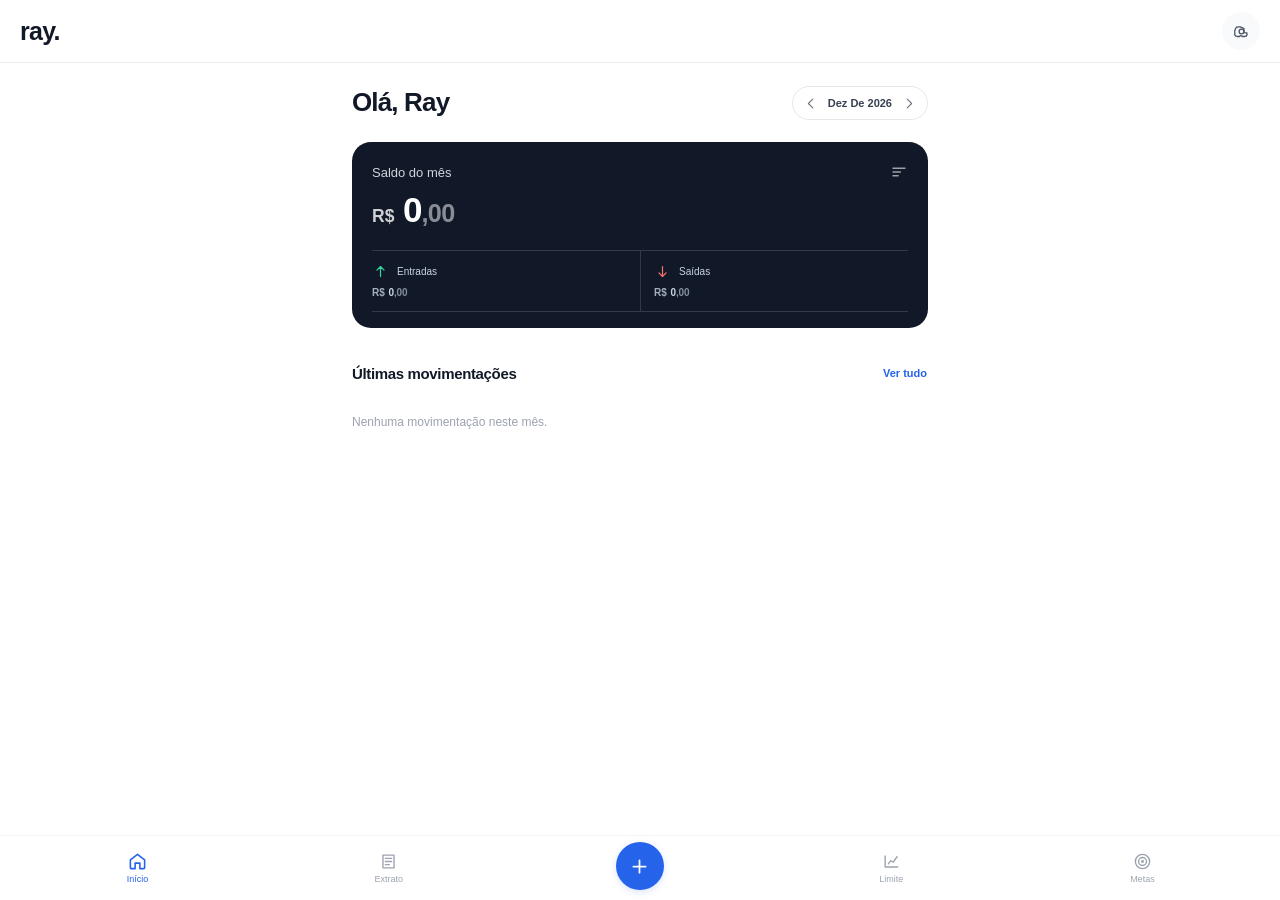
<file: index.html>
<!doctype html>
<html lang="pt-BR">
<head>
  <meta charset="utf-8">
  <meta name="viewport" content="width=device-width, initial-scale=1, maximum-scale=1, viewport-fit=cover">
  <meta name="theme-color" content="#FFFFFF">
  <meta name="description" content="ray. — controle financeiro pessoal.">
  <meta name="apple-mobile-web-app-capable" content="yes">
  <meta name="apple-mobile-web-app-title" content="ray.">
  <meta name="apple-mobile-web-app-status-bar-style" content="default">
  <meta name="mobile-web-app-capable" content="yes">
  <title>ray. — Meu financeiro</title>
  <link rel="icon" href="assets/img/favicon.svg" type="image/svg+xml">
  <link rel="apple-touch-icon" sizes="180x180" href="assets/img/apple-touch-icon.png">
  <link rel="manifest" href="manifest.json?v=20261118-ios-native-final">
  <link rel="stylesheet" href="assets/css/styles.css?v=20261118-ios-native-final">
  <script defer src="assets/js/main.js?v=20261118-ios-native-final"></script>
</head>
<body>
  <div class="app-shell">
    <header class="app-header">
      <a class="brand" href="#resumo" data-tab-link="resumo" aria-label="ray. Início">ray.</a>
      <span class="header-screen-title" id="header-screen-title">Olá, Ray</span>
      <details class="backup-menu" id="backup-menu">
        <summary aria-label="Backup e configurações">
          <svg viewBox="0 0 24 24" aria-hidden="true"><circle cx="12" cy="12" r="3"/><path d="M19.4 15a1.7 1.7 0 0 0 .3 1.9l.1.1-1.6 2.7-.2-.1a1.7 1.7 0 0 0-1.8.2l-.2.1h-3.2l-.1-.2a1.7 1.7 0 0 0-1.5-1h-.2a1.7 1.7 0 0 0-1.5 1l-.1.2H6.2L6 19.7a1.7 1.7 0 0 0-1.8-.2l-.2.1-1.6-2.7.1-.1a1.7 1.7 0 0 0 .3-1.9l-.1-.2v-3.2l.2-.1a1.7 1.7 0 0 0 .8-1.7l-.1-.2 1.6-2.7.2.1a1.7 1.7 0 0 0 1.8-.2l.2-.1h3.2l.1.2a1.7 1.7 0 0 0 1.7.8l.2-.1 2.7 1.6-.1.2a1.7 1.7 0 0 0 .2 1.8l.1.2v3.2z" transform="translate(1 0) scale(.92)"/></svg>
        </summary>
        <div class="backup-popover">
          <button type="button" data-action="export-backup">
            <svg viewBox="0 0 24 24" aria-hidden="true"><path d="M12 3v12m0 0 4-4m-4 4-4-4M5 17v4h14v-4"/></svg>
            <span><strong>Exportar backup</strong><small>Salvar seus dados em JSON</small></span>
          </button>
          <button type="button" data-action="import-backup">
            <svg viewBox="0 0 24 24" aria-hidden="true"><path d="M12 16V4m0 0 4 4m-4-4L8 8M5 17v4h14v-4"/></svg>
            <span><strong>Importar backup</strong><small>Restaurar um arquivo JSON</small></span>
          </button>
          <button type="button" data-action="export-csv">
            <svg viewBox="0 0 24 24" aria-hidden="true"><path d="M5 3h10l4 4v14H5zM14 3v5h5M8 12h8M8 16h8"/></svg>
            <span><strong>Exportar extrato</strong><small>Baixar o mês em CSV</small></span>
          </button>
        </div>
      </details>
      <input type="file" id="backup-file" accept="application/json,.json" hidden>
    </header>

    <main class="app-main" id="app-main">
      <section class="app-screen is-active" id="resumo" data-screen aria-labelledby="summary-title">
        <div class="screen-heading screen-heading-row home-heading">
          <h1 id="summary-title">Olá, Ray</h1>
          <div class="month-picker" aria-label="Selecionar mês">
            <button class="month-arrow" type="button" data-action="previous-month" aria-label="Mês anterior"><svg viewBox="0 0 24 24" aria-hidden="true"><path d="m14 5-7 7 7 7"/></svg></button>
            <strong id="month-label">Mês atual</strong>
            <button class="month-arrow" type="button" data-action="next-month" aria-label="Próximo mês"><svg viewBox="0 0 24 24" aria-hidden="true"><path d="m10 5 7 7-7 7"/></svg></button>
          </div>
        </div>

        <article class="balance-card">
          <div class="balance-card-heading">
            <span>Saldo do mês</span>
            <svg viewBox="0 0 24 24" aria-hidden="true"><path d="M4 7h16M4 12h10M4 17h7"/></svg>
          </div>
          <strong class="balance-value money" id="summary-balance">R$ 0,00</strong>
          <div class="balance-stats">
            <div class="balance-stat income-stat">
              <svg viewBox="0 0 24 24" aria-hidden="true"><path d="M12 19V5m0 0-5 5m5-5 5 5"/></svg>
              <span>Entradas</span>
              <strong class="money" id="summary-income">R$ 0,00</strong>
            </div>
            <div class="balance-stat expense-stat">
              <svg viewBox="0 0 24 24" aria-hidden="true"><path d="M12 5v14m0 0 5-5m-5 5-5-5"/></svg>
              <span>Saídas</span>
              <strong class="money" id="summary-expenses">R$ 0,00</strong>
            </div>
          </div>
          <div class="balance-progress" id="balance-progress" hidden>
            <div class="progress-heading">
              <span id="budget-progress-label">Limite mensal</span>
              <strong class="tabular" id="budget-progress-value">0%</strong>
            </div>
            <div class="progress-track" id="budget-progress-track" role="progressbar" aria-label="Uso do limite mensal" aria-valuemin="0" aria-valuemax="100" aria-valuenow="0">
              <span id="budget-progress-bar"></span>
            </div>
          </div>
        </article>

        <section class="recent-section" aria-labelledby="recent-title">
          <div class="section-title-row">
            <h2 id="recent-title">Últimas movimentações</h2>
            <button class="text-action" type="button" data-tab="extrato">Ver tudo</button>
          </div>
          <div class="movement-list recent-list" id="recent-transactions"></div>
        </section>
      </section>

      <section class="app-screen" id="extrato" data-screen aria-labelledby="statement-title" hidden>
        <div class="screen-heading screen-heading-row">
          <h1 id="statement-title">Extrato</h1>
          <div class="month-picker" aria-label="Selecionar mês">
            <button class="month-arrow" type="button" data-action="previous-month" aria-label="Mês anterior"><svg viewBox="0 0 24 24" aria-hidden="true"><path d="m14 5-7 7 7 7"/></svg></button>
            <strong id="records-month-label">Mês atual</strong>
            <button class="month-arrow" type="button" data-action="next-month" aria-label="Próximo mês"><svg viewBox="0 0 24 24" aria-hidden="true"><path d="m10 5 7 7-7 7"/></svg></button>
          </div>
        </div>
        <div class="filter-panel">
          <label class="search-box">
            <svg viewBox="0 0 24 24" aria-hidden="true"><circle cx="11" cy="11" r="7"/><path d="m16 16 4 4"/></svg>
            <input type="search" id="transaction-search" placeholder="Buscar" aria-label="Buscar movimentação">
          </label>
          <label class="select-box">
            <span class="sr-only">Filtrar</span>
            <select id="transaction-filter" aria-label="Filtrar por tipo">
              <option value="all">Todas</option>
              <option value="income">Entradas</option>
              <option value="expense">Saídas</option>
            </select>
          </label>
        </div>
        <div class="movement-list statement-list" id="all-transactions"></div>
        <div class="statement-footer">
          <span class="records-foot" id="transaction-count">Nenhum registro</span>
          <button class="text-action" type="button" data-action="export-csv">Exportar CSV</button>
        </div>
      </section>

      <section class="app-screen" id="limite" data-screen aria-labelledby="budget-title" hidden>
        <div class="screen-heading screen-heading-row">
          <h1 id="budget-title">Limite</h1>
          <div class="month-picker" aria-label="Selecionar mês">
            <button class="month-arrow" type="button" data-action="previous-month" aria-label="Mês anterior"><svg viewBox="0 0 24 24" aria-hidden="true"><path d="m14 5-7 7 7 7"/></svg></button>
            <strong id="budget-month-label">Mês atual</strong>
            <button class="month-arrow" type="button" data-action="next-month" aria-label="Próximo mês"><svg viewBox="0 0 24 24" aria-hidden="true"><path d="m10 5 7 7-7 7"/></svg></button>
          </div>
        </div>
        <section class="budget-overview">
          <div class="budget-summary" id="budget-summary"></div>
          <button class="text-action budget-edit" type="button" data-action="set-budget">Editar limite</button>
        </section>
        <section class="category-section">
          <h2>Gastos por categoria</h2>
          <div class="category-breakdown" id="planning-categories"></div>
        </section>
      </section>

      <section class="app-screen" id="metas" data-screen aria-labelledby="goals-title" hidden>
        <div class="screen-heading screen-heading-row">
          <h1 id="goals-title">Metas</h1>
          <button class="icon-action" type="button" data-action="add-goal" aria-label="Nova meta">
            <svg viewBox="0 0 24 24" aria-hidden="true"><path d="M12 5v14M5 12h14"/></svg>
          </button>
        </div>
        <div class="goals-list" id="goals-list"></div>
        <button class="new-goal-button" type="button" data-action="add-goal">Nova meta</button>
      </section>
    </main>

    <nav class="bottom-tabs" aria-label="Navegação principal">
      <button class="tab-button active" type="button" data-tab="resumo" aria-current="page">
        <svg viewBox="0 0 24 24" aria-hidden="true"><path d="m3 10 9-7 9 7v10a1 1 0 0 1-1 1h-5v-7H9v7H4a1 1 0 0 1-1-1z"/></svg>
        <span>Início</span>
      </button>
      <button class="tab-button" type="button" data-tab="extrato">
        <svg viewBox="0 0 24 24" aria-hidden="true"><path d="M5 4h14v16H5zM8 8h8M8 12h8M8 16h5"/></svg>
        <span>Extrato</span>
      </button>
      <button class="tab-add" type="button" data-action="add-transaction" aria-label="Nova movimentação">
        <svg viewBox="0 0 24 24" aria-hidden="true"><path d="M12 5v14M5 12h14"/></svg>
      </button>
      <button class="tab-button" type="button" data-tab="limite">
        <svg viewBox="0 0 24 24" aria-hidden="true"><path d="M4 19V5m0 14h16M8 15l3-4 3 2 5-7"/></svg>
        <span>Limite</span>
      </button>
      <button class="tab-button" type="button" data-tab="metas">
        <svg viewBox="0 0 24 24" aria-hidden="true"><circle cx="12" cy="12" r="9"/><circle cx="12" cy="12" r="5"/><circle cx="12" cy="12" r="1"/></svg>
        <span>Metas</span>
      </button>
    </nav>
  </div>

  <dialog class="modal" id="transaction-modal">
    <form id="transaction-form" class="modal-form">
      <div class="modal-head">
        <h2 id="transaction-modal-title">Nova movimentação</h2>
        <button class="modal-close" type="button" data-close="transaction-modal" aria-label="Fechar">
          <svg viewBox="0 0 24 24" aria-hidden="true"><path d="m6 6 12 12M18 6 6 18"/></svg>
        </button>
      </div>
      <input type="hidden" name="id">
      <div class="type-switch">
        <label class="type-option expense-option"><input type="radio" name="type" value="expense" checked><span>Saída</span></label>
        <label class="type-option income-option"><input type="radio" name="type" value="income"><span>Entrada</span></label>
      </div>
      <label class="field-label">Descrição<input name="description" maxlength="70" placeholder="Ex.: mercado, salário" autocomplete="off" required></label>
      <div class="form-grid">
        <label class="field-label">Valor<input name="amount" type="number" inputmode="decimal" min="0.01" step="0.01" placeholder="0,00" required></label>
        <label class="field-label">Data<input name="date" type="date" required></label>
      </div>
      <label class="field-label">Categoria<select name="category" id="transaction-category" required></select></label>
      <div class="modal-actions">
        <button class="secondary-button" type="button" data-close="transaction-modal">Cancelar</button>
        <button class="primary-button" type="submit">Salvar</button>
      </div>
    </form>
  </dialog>

  <dialog class="modal" id="budget-modal">
    <form id="budget-form" class="modal-form">
      <div class="modal-head">
        <h2>Limite mensal</h2>
        <button class="modal-close" type="button" data-close="budget-modal" aria-label="Fechar"><svg viewBox="0 0 24 24" aria-hidden="true"><path d="m6 6 12 12M18 6 6 18"/></svg></button>
      </div>
      <label class="field-label">Valor do limite<input name="limit" type="number" inputmode="decimal" min="0.01" step="0.01" placeholder="0,00" required></label>
      <div class="modal-actions">
        <button class="secondary-button" type="button" data-close="budget-modal">Cancelar</button>
        <button class="primary-button" type="submit">Salvar</button>
      </div>
    </form>
  </dialog>

  <dialog class="modal" id="goal-modal">
    <form id="goal-form" class="modal-form">
      <div class="modal-head">
        <h2 id="goal-modal-title">Nova meta</h2>
        <button class="modal-close" type="button" data-close="goal-modal" aria-label="Fechar"><svg viewBox="0 0 24 24" aria-hidden="true"><path d="m6 6 12 12M18 6 6 18"/></svg></button>
      </div>
      <input type="hidden" name="id">
      <label class="field-label">Nome<input name="name" maxlength="55" placeholder="Ex.: viagem, reserva" required></label>
      <div class="form-grid">
        <label class="field-label">Valor desejado<input name="target" type="number" inputmode="decimal" min="0.01" step="0.01" placeholder="0,00" required></label>
        <label class="field-label">Já guardado<input name="saved" type="number" inputmode="decimal" min="0" step="0.01" value="0"></label>
      </div>
      <div class="modal-actions">
        <button class="secondary-button" type="button" data-close="goal-modal">Cancelar</button>
        <button class="primary-button" type="submit">Salvar</button>
      </div>
    </form>
  </dialog>

  <dialog class="modal" id="contribution-modal">
    <form id="contribution-form" class="modal-form">
      <div class="modal-head">
        <h2>Adicionar valor</h2>
        <button class="modal-close" type="button" data-close="contribution-modal" aria-label="Fechar"><svg viewBox="0 0 24 24" aria-hidden="true"><path d="m6 6 12 12M18 6 6 18"/></svg></button>
      </div>
      <input type="hidden" name="id">
      <p class="modal-copy" id="contribution-goal-name"></p>
      <label class="field-label">Valor guardado<input name="amount" type="number" inputmode="decimal" min="0.01" step="0.01" placeholder="0,00" required></label>
      <div class="modal-actions">
        <button class="secondary-button" type="button" data-close="contribution-modal">Cancelar</button>
        <button class="primary-button" type="submit">Adicionar</button>
      </div>
    </form>
  </dialog>

  <div class="toast" id="toast" role="status" aria-live="polite"></div>
</body>
</html>
</file>
<file: assets/css/styles.css>
:root {
  color-scheme: light;
  --bg: #FFFFFF;
  --surface: #FFFFFF;
  --soft: #F8FAFC;
  --ink: #111827;
  --ink-soft: #374151;
  --muted: #6B7280;
  --muted-light: #9CA3AF;
  --line: #E5E7EB;
  --line-soft: #F1F5F9;
  --navy: #111827;
  --blue: #2563EB;
  --green: #10B981;
  --green-soft: #ECFDF5;
  --red: #EF4444;
  --red-soft: #FEF2F2;
  --font: -apple-system, BlinkMacSystemFont, "SF Pro Display", "Inter", "Segoe UI", sans-serif;
}

* { box-sizing: border-box; }
html, body {
  width: 100%;
  height: 100%;
  min-height: 0;
  margin: 0;
  overflow: hidden;
  background: var(--bg);
  color: var(--ink);
  font-family: var(--font);
  font-size: 14px;
  font-variant-numeric: tabular-nums lining-nums;
  -webkit-font-smoothing: antialiased;
  text-rendering: optimizeLegibility;
  -webkit-text-size-adjust: 100%;
}
body { overscroll-behavior: none; }
button, input, select { font: inherit; }
button {
  color: inherit;
  cursor: pointer;
  -webkit-tap-highlight-color: transparent;
  -webkit-touch-callout: none;
  user-select: none;
  -webkit-user-select: none;
}
input, select {
  min-width: 0;
  font-size: 16px;
  -webkit-tap-highlight-color: transparent;
}
input, textarea { user-select: text; -webkit-user-select: text; }
button:focus-visible, a:focus-visible, input:focus-visible, select:focus-visible, summary:focus-visible {
  outline: 2px solid rgba(37, 99, 235, .35);
  outline-offset: 2px;
}
a { color: inherit; text-decoration: none; -webkit-tap-highlight-color: transparent; }
svg {
  width: 19px;
  height: 19px;
  display: block;
  fill: none;
  stroke: currentColor;
  stroke-width: 1.75;
  stroke-linecap: round;
  stroke-linejoin: round;
  flex: 0 0 auto;
}
[hidden] { display: none !important; }
.money, .tabular, .record-date, .record-amount, time {
  font-variant-numeric: tabular-nums lining-nums;
}
.money-currency { opacity: .8; font-size: .58em; font-weight: 600; letter-spacing: 0; }
.money-major { font-variant-numeric: tabular-nums lining-nums; }
.money-cents { opacity: .62; font-size: .72em; font-weight: 600; letter-spacing: -.02em; }
.sr-only {
  position: absolute;
  width: 1px;
  height: 1px;
  padding: 0;
  margin: -1px;
  overflow: hidden;
  clip: rect(0, 0, 0, 0);
  white-space: nowrap;
  border: 0;
}

/* App shell: the document stays still; only the main pane scrolls. */
.app-shell {
  width: 100%;
  height: 100vh;
  height: 100dvh;
  min-height: 0;
  display: flex;
  flex-direction: column;
  overflow: hidden;
  background: #FFFFFF;
}
.app-header {
  position: relative;
  z-index: 30;
  flex: 0 0 auto;
  min-height: 58px;
  padding: calc(12px + env(safe-area-inset-top)) max(20px, env(safe-area-inset-right)) 12px max(20px, env(safe-area-inset-left));
  display: flex;
  align-items: center;
  justify-content: space-between;
  border-bottom: 1px solid rgba(229, 231, 235, .8);
  background: #FFFFFF;
}
.header-screen-title { display: none; color: #111827; font-size: 17px; line-height: 1.2; font-weight: 650; letter-spacing: -.35px; }
.brand {
  display: inline-block;
  color: #111827;
  font-size: 25px;
  line-height: 1;
  font-weight: 700;
  letter-spacing: -.03em;
  user-select: none;
  -webkit-user-select: none;
}
.backup-menu { position: relative; }
.backup-menu summary {
  width: 38px;
  height: 38px;
  display: grid;
  place-items: center;
  list-style: none;
  border: 0;
  border-radius: 50%;
  background: #F8FAFC;
  color: #4B5563;
  cursor: pointer;
  -webkit-tap-highlight-color: transparent;
}
.backup-menu summary::-webkit-details-marker { display: none; }
.backup-menu summary svg { width: 19px; height: 19px; }
.backup-menu[open] summary { background: #EFF6FF; color: var(--blue); }
.backup-popover {
  position: absolute;
  top: calc(100% + 8px);
  right: 0;
  z-index: 60;
  width: 224px;
  padding: 5px;
  border: 1px solid var(--line);
  border-radius: 13px;
  background: #FFFFFF;
  box-shadow: 0 12px 32px rgba(17, 24, 39, .12);
}
.backup-popover button {
  width: 100%;
  min-height: 48px;
  padding: 7px 9px;
  display: flex;
  align-items: center;
  gap: 10px;
  border: 0;
  border-radius: 8px;
  background: transparent;
  color: var(--ink-soft);
  text-align: left;
}
.backup-popover button:active { background: #F8FAFC; }
.backup-popover button > svg { width: 18px; height: 18px; color: var(--muted); }
.backup-popover strong {
  display: block;
  font-size: 12px;
  font-weight: 600;
}
.backup-popover small {
  display: block;
  margin-top: 2px;
  color: var(--muted);
  font-size: 10px;
}

/* Main scroll region */
.app-main {
  width: 100%;
  max-width: 620px;
  min-height: 0;
  flex: 1 1 auto;
  margin: 0 auto;
  padding: 23px 22px 25px;
  overflow-x: hidden;
  overflow-y: auto;
  overscroll-behavior-y: contain;
  -webkit-overflow-scrolling: touch;
  scrollbar-width: none;
}
.app-main::-webkit-scrollbar { display: none; }
.app-screen { width: 100%; min-height: 100%; }
.app-screen[hidden] { display: none !important; }
.screen-heading { margin: 0 0 22px; }
.screen-heading-row {
  display: flex;
  align-items: center;
  justify-content: space-between;
  gap: 10px;
}
.screen-heading h1 {
  min-width: 0;
  margin: 0;
  color: var(--ink);
  font-size: 26px;
  line-height: 1.2;
  font-weight: 700;
  letter-spacing: -.85px;
}
.home-heading { margin-bottom: 22px; }
.month-picker {
  min-width: 0;
  max-width: 156px;
  min-height: 34px;
  padding: 0 4px;
  display: flex;
  align-items: center;
  justify-content: space-between;
  gap: 2px;
  border: 1px solid var(--line);
  border-radius: 999px;
  background: #FFFFFF;
}
.month-picker strong {
  min-width: 0;
  overflow: hidden;
  color: #374151;
  font-size: 11px;
  font-weight: 600;
  text-align: center;
  text-overflow: ellipsis;
  text-transform: capitalize;
  white-space: nowrap;
}
.month-arrow {
  width: 29px;
  height: 29px;
  display: grid;
  place-items: center;
  border: 0;
  border-radius: 50%;
  background: transparent;
  color: #6B7280;
  -webkit-tap-highlight-color: transparent;
}
.month-arrow svg { width: 15px; height: 15px; }
.month-arrow:active { background: #F3F4F6; color: var(--ink); }

/* The only elevated card on the home screen */
.balance-card {
  padding: 21px 20px 16px;
  overflow: hidden;
  border: 0;
  border-radius: 19px;
  background: #111827;
  color: #FFFFFF;
}
.balance-card-heading {
  display: flex;
  align-items: center;
  justify-content: space-between;
  color: #D1D5DB;
  font-size: 13px;
  font-weight: 500;
}
.balance-card-heading svg { width: 18px; height: 18px; opacity: .72; }
.balance-value {
  display: block;
  overflow-wrap: anywhere;
  margin: 9px 0 20px;
  color: #FFFFFF;
  font-size: clamp(30px, 8vw, 35px);
  line-height: 1.15;
  font-weight: 700;
  letter-spacing: -1.1px;
}
.balance-value .money-currency { font-size: .5em; }
.balance-value .money-cents { font-size: .72em; color: #D1D5DB; }
.balance-stats {
  display: grid;
  grid-template-columns: minmax(0, 1fr) minmax(0, 1fr);
  border-top: 1px solid rgba(255, 255, 255, .14);
  border-bottom: 1px solid rgba(255, 255, 255, .14);
}
.balance-stat {
  min-width: 0;
  padding: 12px 9px 12px 0;
  display: grid;
  grid-template-columns: 19px auto;
  align-items: center;
  column-gap: 6px;
  row-gap: 4px;
}
.balance-stat + .balance-stat {
  padding-left: 13px;
  border-left: 1px solid rgba(255, 255, 255, .14);
}
.balance-stat svg { width: 17px; height: 17px; }
.income-stat svg, .income-stat strong { color: #34D399; }
.expense-stat svg, .expense-stat strong { color: #F87171; }
.balance-stat span {
  overflow: hidden;
  color: #CBD5E1;
  font-size: 10px;
  white-space: nowrap;
}
.balance-stat strong {
  grid-column: 1 / -1;
  overflow: hidden;
  font-size: 13px;
  font-weight: 600;
  text-overflow: ellipsis;
  white-space: nowrap;
}
.balance-progress { padding-top: 13px; }
.progress-heading {
  margin-bottom: 7px;
  display: flex;
  justify-content: space-between;
  align-items: center;
  gap: 8px;
  color: #D1D5DB;
  font-size: 10px;
}
.progress-heading strong { color: #6EE7B7; font-size: 10px; font-weight: 600; }
.progress-track {
  height: 4px;
  overflow: hidden;
  border-radius: 99px;
  background: rgba(255, 255, 255, .2);
}
.progress-track > span {
  width: 0;
  height: 100%;
  display: block;
  border-radius: inherit;
  background: #10B981;
  transition: width .25s ease;
}
.progress-track.over > span { background: #F87171; }

/* Recent transactions: simple continuous list */
.recent-section { margin-top: 29px; }
.section-title-row {
  min-height: 30px;
  margin-bottom: 6px;
  display: flex;
  align-items: center;
  justify-content: space-between;
  gap: 12px;
}
.section-title-row h2, .category-section h2 {
  margin: 0;
  color: var(--ink);
  font-size: 15px;
  font-weight: 650;
  letter-spacing: -.35px;
}
.text-action {
  min-height: 32px;
  padding: 0 1px;
  display: inline-flex;
  align-items: center;
  justify-content: center;
  border: 0;
  background: transparent;
  color: var(--blue);
  font-size: 11px;
  font-weight: 600;
  -webkit-tap-highlight-color: transparent;
}
.movement-list { width: 100%; }
.movement-row {
  position: relative;
  min-height: 66px;
  display: grid;
  grid-template-columns: 36px minmax(0, 1fr) auto;
  align-items: center;
  gap: 11px;
  border-bottom: 1px solid var(--line-soft);
}
.movement-row:last-child { border-bottom: 0; }
.movement-row-main {
  width: 100%;
  min-width: 0;
  min-height: 65px;
  padding: 7px 0;
  display: grid;
  grid-template-columns: 36px minmax(0, 1fr) auto;
  align-items: center;
  gap: 11px;
  border: 0;
  background: transparent;
  text-align: left;
  -webkit-tap-highlight-color: transparent;
}
.movement-row-main:active { background: #FAFAFA; }
.category-icon, .movement-icon {
  width: 34px;
  height: 34px;
  display: grid;
  place-items: center;
  border-radius: 50%;
  background: #F3F4F6;
  color: #4B5563;
}
.category-icon svg, .movement-icon svg { width: 18px; height: 18px; }
.movement-copy {
  min-width: 0;
  display: grid;
  gap: 3px;
}
.movement-copy strong {
  overflow: hidden;
  color: #111827;
  font-size: 12px;
  font-weight: 600;
  text-overflow: ellipsis;
  white-space: nowrap;
}
.movement-copy small {
  overflow: hidden;
  color: #9CA3AF;
  font-size: 10px;
  font-weight: 400;
  text-overflow: ellipsis;
  white-space: nowrap;
}
.movement-amount {
  padding-left: 5px;
  color: #111827;
  font-size: 12px;
  font-weight: 600;
  text-align: right;
  white-space: nowrap;
}
.movement-amount.income { color: #059669; }
.movement-amount.expense { color: #111827; }
.movement-amount .money-currency { font-size: .72em; }
.movement-amount .money-cents { font-size: .8em; opacity: .65; }
.movement-actions {
  position: absolute;
  right: 0;
  bottom: 3px;
  z-index: 2;
  padding: 4px 0 5px;
  display: flex;
  justify-content: flex-end;
  gap: 7px;
  background: #FFFFFF;
}
.movement-actions[hidden] { display: none !important; }
.movement-actions button {
  min-height: 31px;
  padding: 0 11px;
  border: 1px solid var(--line);
  border-radius: 8px;
  background: #FFFFFF;
  color: #4B5563;
  font-size: 10px;
  font-weight: 600;
}
.movement-actions button[data-delete-transaction] {
  border-color: #FECACA;
  color: #DC2626;
}
.empty-state {
  padding: 20px 0;
  color: #9CA3AF;
  font-size: 12px;
}
.empty-state strong { color: #4B5563; font-weight: 600; }

/* Statement screen */
.filter-panel {
  margin: 2px 0 13px;
  display: grid;
  grid-template-columns: minmax(0, 1fr) 104px;
  gap: 9px;
}
.search-box, .select-box {
  min-width: 0;
  height: 42px;
  display: flex;
  align-items: center;
  border-bottom: 1px solid var(--line);
  background: #FFFFFF;
}
.search-box { gap: 8px; }
.search-box svg { width: 17px; height: 17px; color: #9CA3AF; }
.search-box input {
  width: 100%;
  height: 100%;
  padding: 0 4px 0 0;
  border: 0;
  outline: 0;
  background: transparent;
  color: var(--ink);
  font-size: 16px;
}
.search-box input::placeholder { color: #9CA3AF; }
.select-box select {
  width: 100%;
  height: 100%;
  padding: 0 4px;
  border: 0;
  outline: 0;
  background: #FFFFFF;
  color: #4B5563;
  font-size: 16px;
}
.statement-list .movement-row-main { min-height: 69px; }
.statement-footer {
  min-height: 43px;
  display: flex;
  align-items: center;
  justify-content: space-between;
  gap: 10px;
  border-top: 1px solid var(--line-soft);
}
.records-foot { color: #9CA3AF; font-size: 10px; }

/* Limit screen: flat content, no extra cards */
.budget-overview {
  padding: 5px 0 17px;
  border-bottom: 1px solid var(--line);
}
.budget-summary { min-height: 0; }
.budget-empty {
  padding: 9px 0 2px;
  color: #6B7280;
  font-size: 12px;
}
.budget-value-row {
  margin: 2px 0 12px;
  display: flex;
  align-items: baseline;
  justify-content: space-between;
  gap: 9px;
}
.budget-value-row strong {
  color: #111827;
  font-size: 29px;
  font-weight: 700;
  letter-spacing: -.8px;
}
.budget-value-row strong .money-currency { font-size: .48em; }
.budget-value-row span { color: #6B7280; font-size: 12px; }
.budget-track {
  height: 5px;
  overflow: hidden;
  border-radius: 99px;
  background: #E5E7EB;
}
.budget-track i {
  width: 0;
  height: 100%;
  display: block;
  border-radius: inherit;
  background: #10B981;
}
.budget-track.over i { background: #EF4444; }
.budget-foot {
  margin-top: 9px;
  display: flex;
  justify-content: space-between;
  gap: 8px;
  color: #6B7280;
  font-size: 10px;
}
.budget-foot strong { color: #111827; font-weight: 600; }
.budget-edit { margin-top: 5px; }
.category-section { padding-top: 23px; }
.category-section h2 { margin-bottom: 12px; }
.category-breakdown { display: grid; }
.category-row {
  min-width: 0;
  min-height: 53px;
  display: grid;
  grid-template-columns: minmax(0, 1fr) auto;
  align-items: center;
  column-gap: 13px;
  row-gap: 6px;
  border-bottom: 1px solid var(--line-soft);
}
.category-row:last-child { border-bottom: 0; }
.category-info { min-width: 0; }
.category-info strong {
  display: block;
  overflow: hidden;
  color: #4B5563;
  font-size: 11px;
  font-weight: 500;
  text-overflow: ellipsis;
  white-space: nowrap;
}
.category-row > strong {
  color: #111827;
  font-size: 11px;
  font-weight: 600;
  white-space: nowrap;
}
.category-track {
  height: 3px;
  margin-top: 5px;
  overflow: hidden;
  border-radius: 99px;
  background: #F1F5F9;
}
.category-track i {
  height: 100%;
  display: block;
  border-radius: inherit;
  background: #2563EB;
}

/* Goals are rows, not cards */
.goals-list { width: 100%; }
.goal-card {
  padding: 15px 0 17px;
  border-bottom: 1px solid var(--line-soft);
}
.goal-card:first-child { padding-top: 2px; }
.goal-card-top {
  display: flex;
  align-items: center;
  justify-content: space-between;
  gap: 10px;
}
.goal-card-icon {
  width: 32px;
  height: 32px;
  display: grid;
  place-items: center;
  border-radius: 50%;
  background: #F3F4F6;
  color: #4B5563;
}
.goal-card-icon svg { width: 18px; height: 18px; }
.goal-actions { display: flex; gap: 7px; }
.goal-actions button {
  min-height: 34px;
  padding: 0 9px;
  border: 0;
  border-radius: 7px;
  background: #F8FAFC;
  color: #6B7280;
  font-size: 10px;
  font-weight: 600;
}
.goal-actions button[data-delete-goal] { color: #DC2626; }
.goal-card h3 {
  margin: 10px 0 8px;
  color: #111827;
  font-size: 13px;
  font-weight: 600;
}
.goal-amounts {
  margin-bottom: 8px;
  display: flex;
  align-items: baseline;
  justify-content: space-between;
  gap: 8px;
}
.goal-amounts strong {
  color: #111827;
  font-size: 19px;
  font-weight: 650;
  letter-spacing: -.5px;
}
.goal-amounts span { color: #9CA3AF; font-size: 10px; }
.goal-track {
  height: 4px;
  overflow: hidden;
  border-radius: 99px;
  background: #E5E7EB;
}
.goal-track i {
  height: 100%;
  display: block;
  border-radius: inherit;
  background: #2563EB;
}
.goal-card-foot {
  margin-top: 8px;
  display: flex;
  align-items: center;
  justify-content: space-between;
  gap: 10px;
}
.goal-card-foot small { color: #9CA3AF; font-size: 10px; }
.goal-contribute {
  min-height: 33px;
  padding: 0 7px;
  border: 0;
  background: transparent;
  color: #2563EB;
  font-size: 10px;
  font-weight: 600;
}
.new-goal-button {
  width: 100%;
  min-height: 45px;
  margin-top: 16px;
  border: 1px solid var(--line);
  border-radius: 10px;
  background: #FFFFFF;
  color: #2563EB;
  font-size: 12px;
  font-weight: 600;
}
.empty-goals { padding: 25px 0; }

/* Bottom tab bar inside the app shell */
.bottom-tabs {
  position: relative;
  z-index: 40;
  flex: 0 0 auto;
  min-height: 58px;
  padding: 6px max(12px, env(safe-area-inset-right)) calc(10px + env(safe-area-inset-bottom)) max(12px, env(safe-area-inset-left));
  display: grid;
  grid-template-columns: repeat(5, minmax(0, 1fr));
  align-items: center;
  border-top: 1px solid #F1F5F9;
  background: rgba(255, 255, 255, .96);
  -webkit-backdrop-filter: blur(14px);
  backdrop-filter: blur(14px);
}
.tab-button {
  min-width: 0;
  min-height: 45px;
  padding: 3px 1px 0;
  display: flex;
  flex-direction: column;
  align-items: center;
  justify-content: center;
  gap: 3px;
  border: 0;
  border-radius: 9px;
  background: transparent;
  color: #9CA3AF;
  font-size: 9px;
  font-weight: 500;
}
.tab-button svg { width: 19px; height: 19px; }
.tab-button.active { color: #2563EB; }
.tab-button.active svg { stroke-width: 2; }
.tab-add {
  width: 48px;
  height: 48px;
  justify-self: center;
  align-self: center;
  display: grid;
  place-items: center;
  border: 0;
  border-radius: 50%;
  background: #2563EB;
  color: #FFFFFF;
  box-shadow: 0 2px 7px rgba(37, 99, 235, .18);
}
.tab-add svg { width: 21px; height: 21px; stroke-width: 2; }
.tab-add:active { background: #1D4ED8; }

/* Native-feeling bottom sheets */
.modal {
  position: fixed;
  inset: auto 0 0;
  width: 100%;
  max-width: 540px;
  max-height: calc(100dvh - env(safe-area-inset-top) - 8px);
  margin: 0 auto;
  padding: 0;
  overflow: hidden;
  border: 0;
  border-radius: 19px 19px 0 0;
  background: #FFFFFF;
  color: var(--ink);
  box-shadow: 0 -9px 35px rgba(17, 24, 39, .15);
}
.modal::backdrop {
  background: rgba(17, 24, 39, .36);
  -webkit-backdrop-filter: blur(2px);
  backdrop-filter: blur(2px);
}
.modal[open] { animation: sheet-up .22s ease-out both; }
@keyframes sheet-up {
  from { opacity: .65; transform: translateY(28px); }
  to { opacity: 1; transform: translateY(0); }
}
.modal-form {
  width: 100%;
  max-height: calc(100dvh - env(safe-area-inset-top) - 8px);
  padding: 18px 20px calc(18px + env(safe-area-inset-bottom));
  display: grid;
  gap: 14px;
  overflow-y: auto;
  overscroll-behavior: contain;
  -webkit-overflow-scrolling: touch;
  scroll-padding-bottom: 32px;
}
.modal-head {
  position: sticky;
  top: -18px;
  z-index: 2;
  min-height: 42px;
  display: flex;
  align-items: center;
  justify-content: space-between;
  gap: 12px;
  background: #FFFFFF;
}
.modal-head h2 {
  margin: 0;
  color: #111827;
  font-size: 19px;
  font-weight: 650;
  letter-spacing: -.45px;
}
.modal-close {
  width: 40px;
  height: 40px;
  flex: 0 0 40px;
  display: grid;
  place-items: center;
  border: 0;
  border-radius: 50%;
  background: #F3F4F6;
  color: #4B5563;
}
.modal-close svg { width: 18px; height: 18px; }
.type-switch {
  padding: 3px;
  display: grid;
  grid-template-columns: 1fr 1fr;
  gap: 3px;
  border-radius: 10px;
  background: #F3F4F6;
}
.type-option { position: relative; cursor: pointer; }
.type-option input {
  position: absolute;
  width: 1px;
  height: 1px;
  opacity: 0;
}
.type-option span {
  min-height: 40px;
  display: grid;
  place-items: center;
  border-radius: 8px;
  color: #6B7280;
  font-size: 12px;
  font-weight: 600;
}
.expense-option input:checked + span { background: #FFFFFF; color: #DC2626; box-shadow: 0 1px 3px rgba(17,24,39,.08); }
.income-option input:checked + span { background: #FFFFFF; color: #059669; box-shadow: 0 1px 3px rgba(17,24,39,.08); }
.type-option input:focus-visible + span { outline: 2px solid rgba(37, 99, 235, .4); }
.field-label {
  min-width: 0;
  display: grid;
  gap: 6px;
  color: #4B5563;
  font-size: 11px;
  font-weight: 600;
}
.field-label input, .field-label select {
  width: 100%;
  min-width: 0;
  height: 47px;
  padding: 0 12px;
  border: 1px solid #E5E7EB;
  border-radius: 9px;
  outline: 0;
  background: #FFFFFF;
  color: #111827;
  font-size: 16px;
  font-weight: 400;
}
.field-label input:focus, .field-label select:focus {
  border-color: #93C5FD;
  box-shadow: 0 0 0 3px rgba(37, 99, 235, .08);
}
.form-grid { display: grid; grid-template-columns: 1fr 1fr; gap: 10px; }
.modal-copy { margin: 0; color: #6B7280; font-size: 11px; line-height: 1.5; }
.modal-actions {
  padding-top: 4px;
  display: grid;
  grid-template-columns: 1fr 1.4fr;
  gap: 8px;
}
.primary-button, .secondary-button {
  min-width: 0;
  min-height: 46px;
  padding: 0 14px;
  display: inline-flex;
  align-items: center;
  justify-content: center;
  border: 0;
  border-radius: 9px;
  font-size: 12px;
  font-weight: 600;
}
.primary-button { background: #2563EB; color: #FFFFFF; }
.secondary-button { border: 1px solid #E5E7EB; background: #FFFFFF; color: #4B5563; }
.modal-actions button { width: 100%; }

/* Status messages */
.toast {
  position: absolute;
  z-index: 100;
  left: 50%;
  bottom: calc(83px + env(safe-area-inset-bottom));
  width: max-content;
  max-width: calc(100% - 32px);
  padding: 10px 14px;
  border-radius: 9px;
  background: #111827;
  color: #FFFFFF;
  box-shadow: 0 4px 16px rgba(17, 24, 39, .16);
  font-size: 11px;
  text-align: center;
  opacity: 0;
  pointer-events: none;
  transform: translate(-50%, 9px);
  transition: opacity .18s ease, transform .18s ease;
}
.toast.show { opacity: 1; transform: translate(-50%, 0); }

/* Standalone iOS: compact app chrome, native safe-area spacing. */
@media (display-mode: standalone) {
  .brand { display: none; }
  .header-screen-title { display: block; }
  .app-header {
    min-height: 52px;
    padding-top: calc(8px + env(safe-area-inset-top));
    padding-bottom: 8px;
  }
  .brand { font-size: 23px; }
  .bottom-tabs { background: rgba(255, 255, 255, .98); }
}
@media (max-width: 390px) {
  .app-header { padding-left: 18px; padding-right: 18px; }
  .app-main { padding: 21px 19px 24px; }
  .screen-heading h1 { font-size: 25px; }
  .month-picker { max-width: 149px; }
  .month-picker strong { font-size: 10px; }
  .balance-card { padding: 19px 17px 15px; }
  .balance-value { font-size: 31px; }
  .balance-stat + .balance-stat { padding-left: 10px; }
  .movement-row, .movement-row-main { grid-template-columns: 33px minmax(0, 1fr) auto; gap: 9px; }
  .movement-icon, .category-icon { width: 32px; height: 32px; }
  .movement-amount { font-size: 11px; }
  .bottom-tabs { grid-template-columns: repeat(5, minmax(0, 1fr)); }
  .tab-button { font-size: 8px; }
}
@media (max-width: 350px) {
  .app-main { padding-left: 15px; padding-right: 15px; }
  .screen-heading h1 { font-size: 23px; }
  .month-picker { max-width: 137px; }
  .month-arrow { width: 26px; }
  .balance-value { font-size: 28px; }
  .balance-stat strong { font-size: 11px; }
  .movement-row, .movement-row-main { gap: 7px; }
  .movement-copy strong { font-size: 11px; }
  .movement-amount { font-size: 10px; }
}
@media (prefers-reduced-motion: reduce) {
  *, *::before, *::after {
    scroll-behavior: auto !important;
    animation-duration: .01ms !important;
    animation-iteration-count: 1 !important;
    transition-duration: .01ms !important;
  }
}
/* iOS tactile surfaces: no accidental text selection or tap flash. */
.balance-card,
.movement-row,
.goal-card,
.bottom-tabs,
.tab-button,
.tab-add {
  -webkit-tap-highlight-color: transparent;
  -webkit-touch-callout: none;
  user-select: none;
  -webkit-user-select: none;
}
</file>
